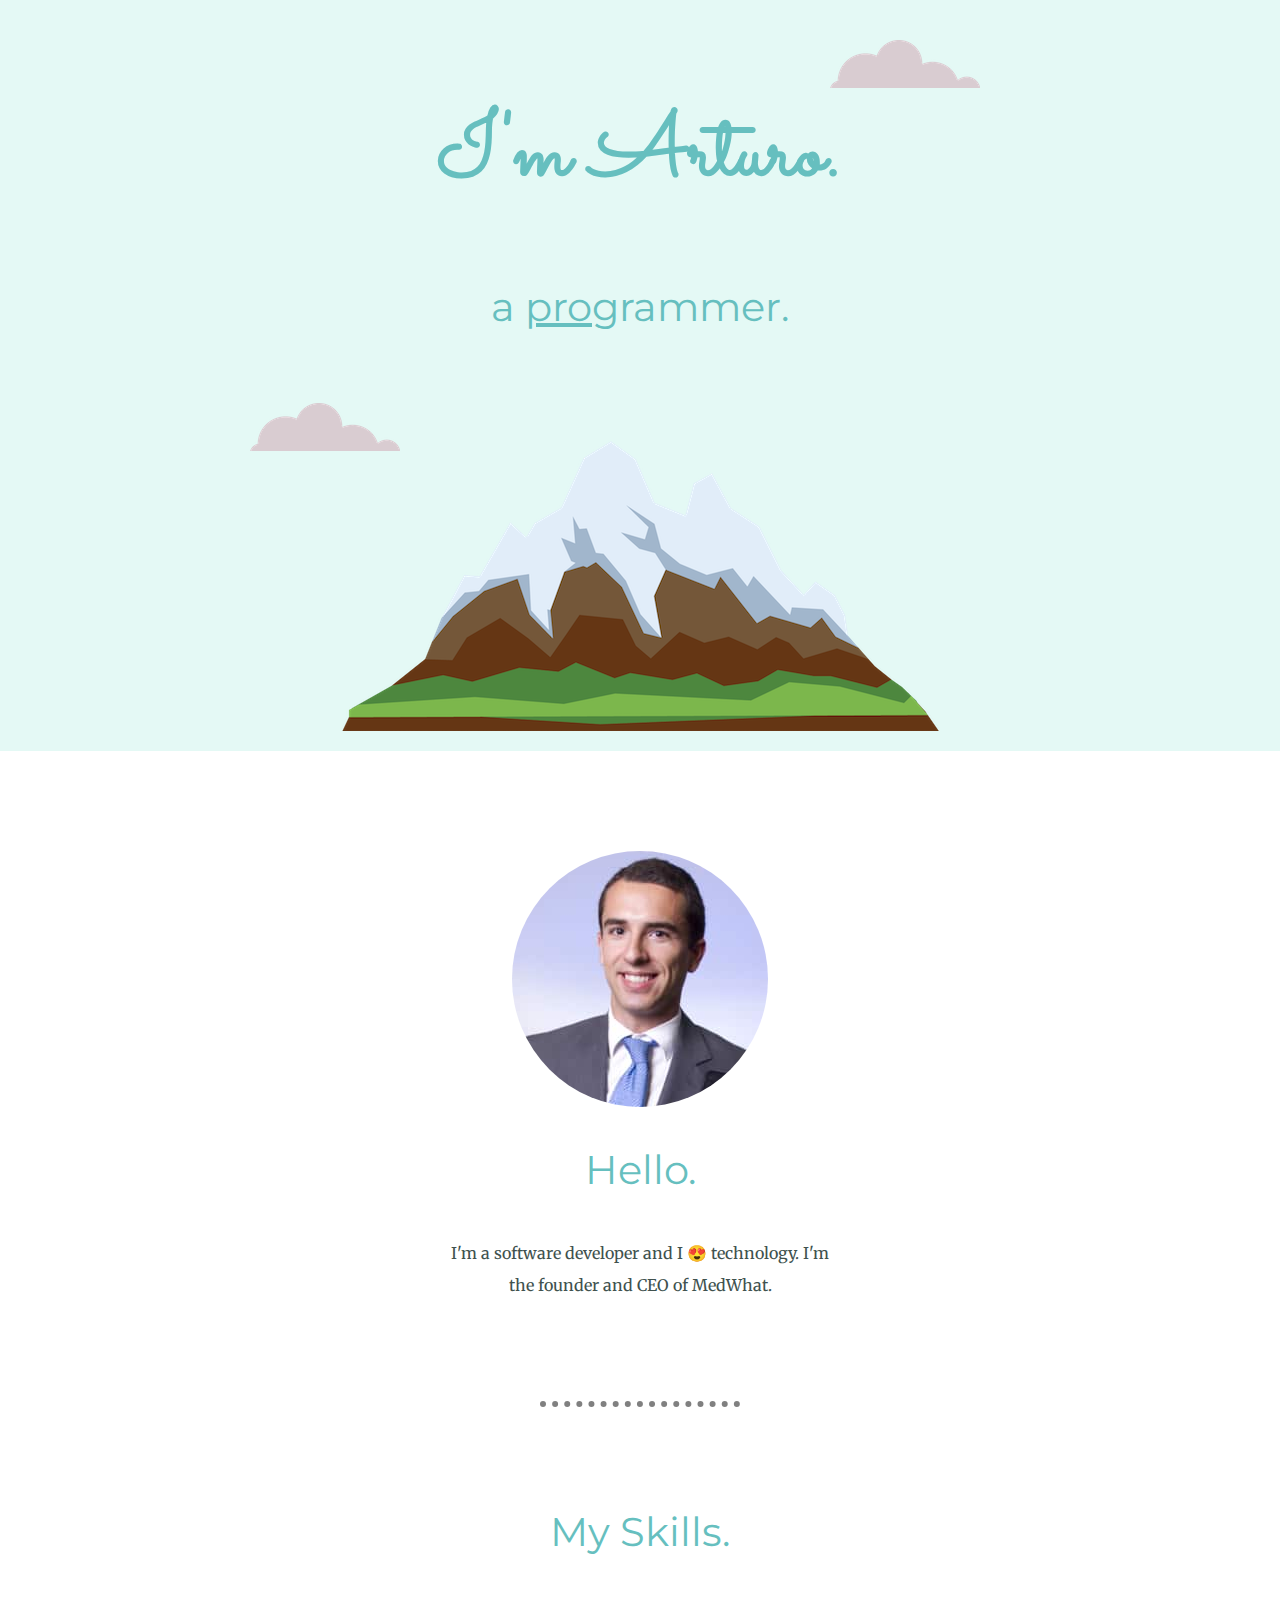
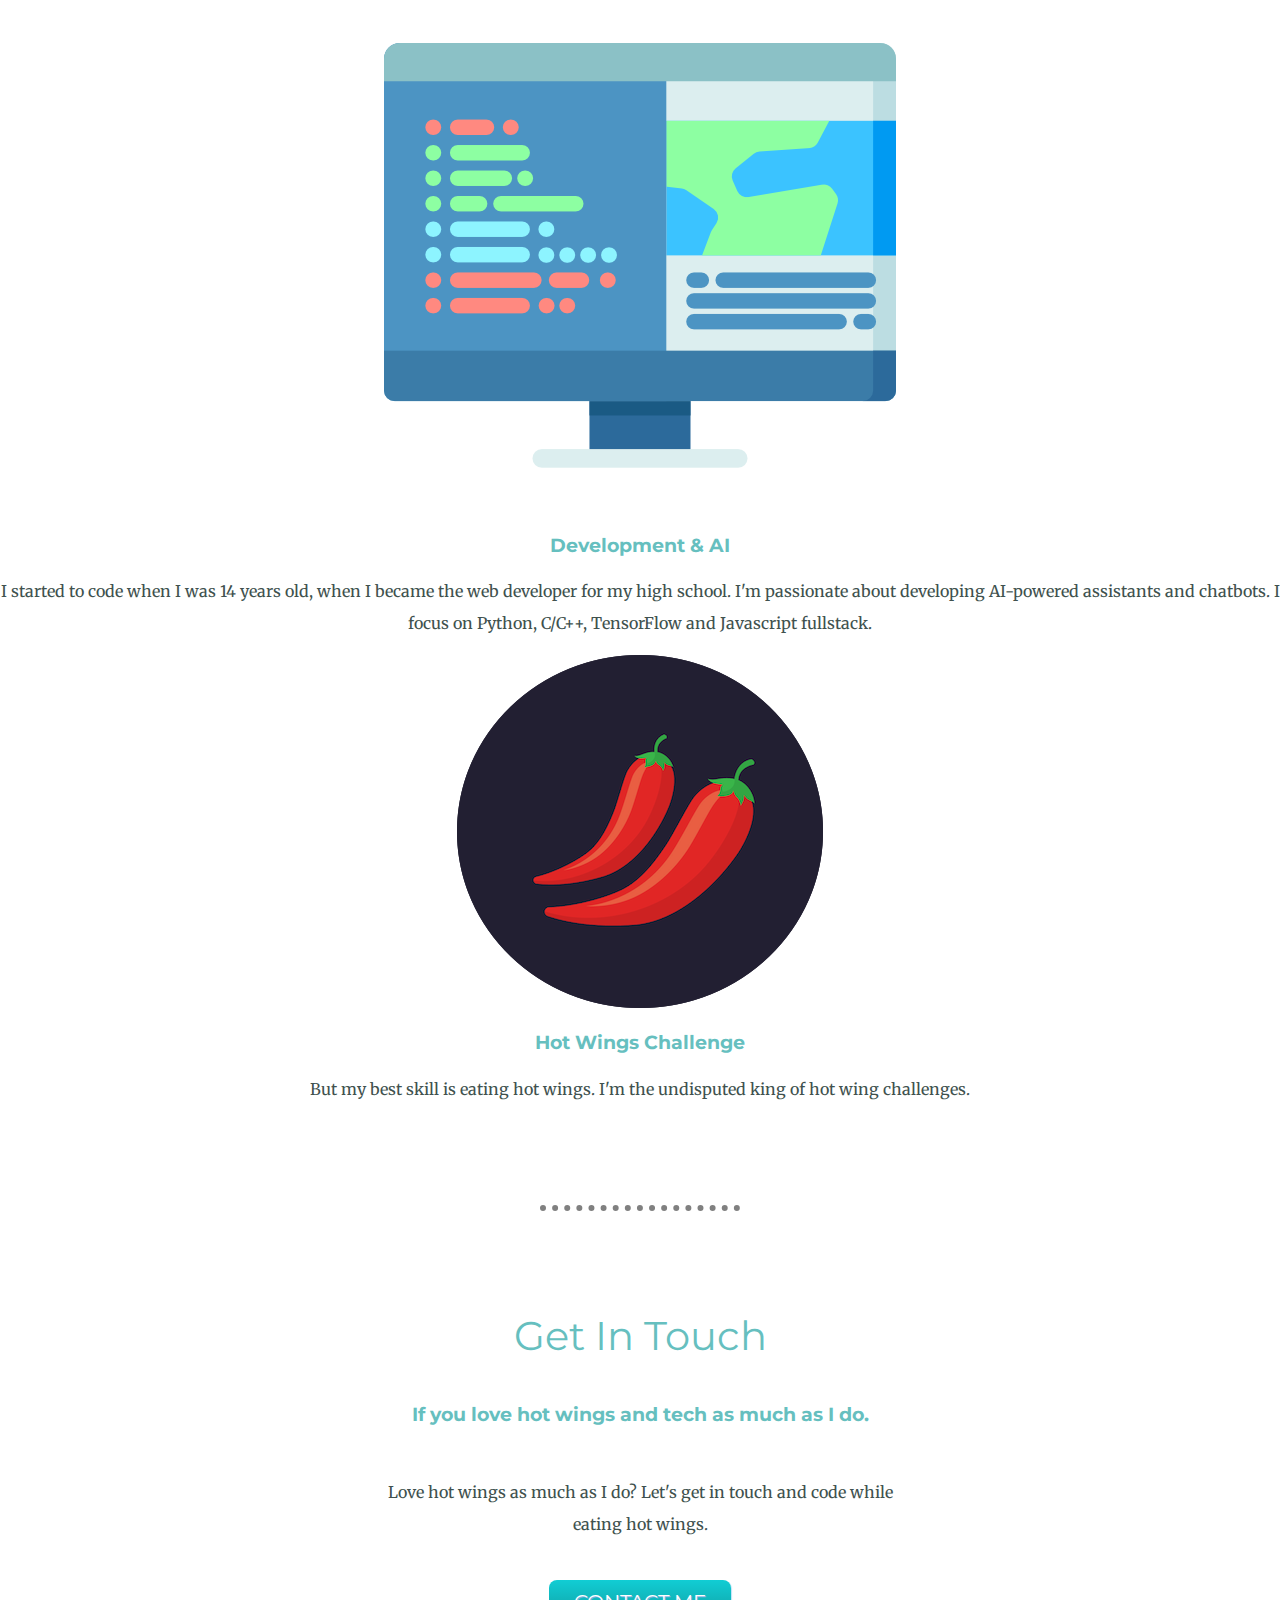
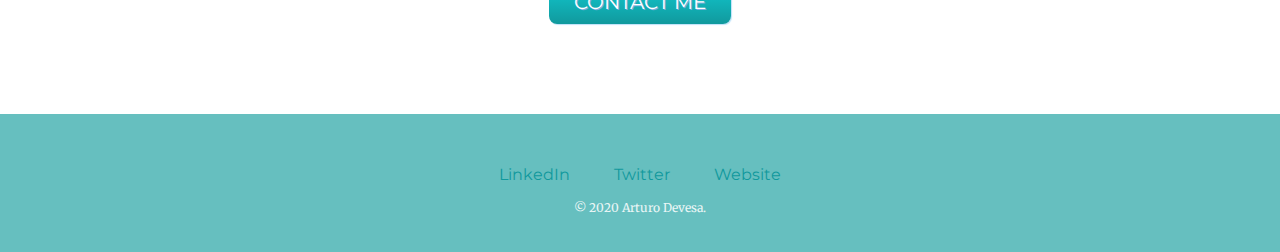
<file: index.html>
<!DOCTYPE html>
<html lang="en">
<head>
    <meta charset="UTF-8">
    <meta name="viewport" content="width=device-width, initial-scale=1.0">
    <title>Arturo Devesa</title>
    <link rel="stylesheet" href="css/styles.css">
    <link rel="icon" href="favicon.ico">
    <link href="https://fonts.googleapis.com/css?family=Merriweather|Montserrat|Sacramento&display=swap" rel="stylesheet">
</head>
<body>
    <div class="top_container">  
        <img class="top-cloud" src="images/cloud.png" alt="cloud_image">  
        <h1>I'm Arturo.</h1>
        <h2>a <span class="pro">pro</span>grammer.<h2>
        <img class="bottom-cloud" src="images/cloud.png" alt="cloud_image">
        <img src="images/mountain.png" alt="mountain_image">
    </div>
    <!-- div is a content division element, it allows to split up your content into seperate containers or boxes-->
    <div class="middle-container">
        <div class="profile">
          <img class="arturo-image" src="/images/arturo.jpg" alt="">
          <h2>Hello.</h2>
          <p class="intro">I'm a software developer and I 😍 technology. I'm the founder and CEO of MedWhat.</p>
        </div>
        <hr>
        <div class="skills">
          <h2>My Skills.</h2>
          <div class="skill-row">
            <img src="/images/coding.png" alt="">
            <h3>Development & AI</h3>
            <p>I started to code when I was 14 years old, when I became the web developer for my high school. I'm passionate about developing AI-powered assistants and chatbots. I focus on Python, C/C++, TensorFlow and Javascript fullstack.</p>
          </div>
          <div class="skill-row">
            <img class="" src="/images/chillies.png" alt="">
            <h3>Hot Wings Challenge</h3>
            <p>But my best skill is eating hot wings. I'm the undisputed king of hot wing challenges.</p>
          </div>
        </div>
        <hr>
        <div class="contact-me">
          <h2>Get In Touch</h2>
          <h3>If you love hot wings and tech as much as I do.</h3>
          <p class="contact-message">Love hot wings as much as I do? Let's get in touch and code while eating hot wings.</p>
          <a class="btn" href="mailto:arturodevesa@hotmail.com">CONTACT ME</a>
        </div>
      </div>
      
      
      <div class="bottom-container">
        <a class="footer-link" href="https://www.linkedin.com/in/arturo-devesa-13813130/">LinkedIn</a>
        <a class="footer-link" href="https://twitter.com/arturodevesa">Twitter</a>
        <a class="footer-link" href="https://www.medwhat.com">Website</a>
        <p class="copyright">© 2020 Arturo Devesa.</p>
      </div>
    
</body>
</html>
</file>
<file: css/styles.css>
body{
    color: #40514E;
    margin-top: 0px;
    margin-left: 0px;
    margin-right: 0px;
    margin-bottom: 0px;
    text-align: center;
    font-family: 'Merriweather', serif;
}

h1{
    margin-top: 0;
    font-size: 90px;
    color: #66BFBF;
    font-family: 'Sacramento', cursive;
}

h2{
    font-family: 'Montserrat', sans-serif;
    color: #66BFBF;
    font-size: 2.5rem;
    font-weight: normal;
    padding-bottom: 10px;
}

h3{
    font-family: 'Montserrat', sans-serif;
    color: #66BFBF;
}

div{
    margin-top: 0;
}

p{
    line-height: 2;
}

hr{
    background-color: white;
    border-style: none;
    border-top-style: dotted;
    border-color: grey;
    border-width: 6px;
    width: 200px;
    margin: 100px auto;
    } 

a{
    color: #11999D;
    font-family: 'Montserrat', sans-serif;
    margin: 10px 20px;
    text-decoration: none;
}

a:hover{
    color:#eaf6f6;
}

.top_container{
    background-color: #E4F9F5;
    position: relative;
    padding-top: 90px;
}

.middle-container{
    margin:100px 0;
}

.bottom-container{
    background-color: #66BFBF;
    padding: 50px 0 20px;
    
}

.pro{
    text-decoration: underline;
}

.intro{
    width: 30%;
    margin: auto;
}

.top-cloud{
    position: absolute;
    right: 300px;
    top: 40px;
}

.bottom-cloud{
    position: absolute;
    left: 250px;
    bottom: 300px;
}

.arturo-image{
    border-radius: 50%;
      }

.contact-me{
    width: 40%;
    margin: 40px auto 60px;
}

.btn {
    font-family: 'Montserrat', sans-serif;;
    color: #FFFFFF !important;
    text-decoration: none;
    font-size: 20px;
    text-shadow: 1px 1px 0px #7CACDE;
    box-shadow: 1px 1px 1px #BEE2F9;
    padding: 10px 25px;
    -moz-border-radius: 8px;
    -webkit-border-radius: 8px;
    border-radius: 8px;
    background: #63B8EE;
    background: linear-gradient(top,  #11CDD4,  #11999D);
    background: -ms-linear-gradient(top,  #11CDD4,  #11999D);
    background: -webkit-gradient(linear, left top, left bottom, from(#11CDD4), to(#11999D));
    background: -moz-linear-gradient(top,  #11CDD4,  #11999D);
  }
  .btn:hover {
    color: #14396A !important;
    background: #468CCF;
    background: linear-gradient(top,  #30E3CB,  #2BC4AD);
    background: -ms-linear-gradient(top,  #30E3CB,  #2BC4AD);
    background: -webkit-gradient(linear, left top, left bottom, from(#30E3CB), to(#2BC4AD));
    background: -moz-linear-gradient(top,  #30E3CB,  #2BC4AD);
  }

  .copyright{
      color: #eaf6f6;
      font-size: 0.75rem;
  }

  .contact-message{
      margin-top: 50px;
      margin-bottom: 50px;
  }
</file>
